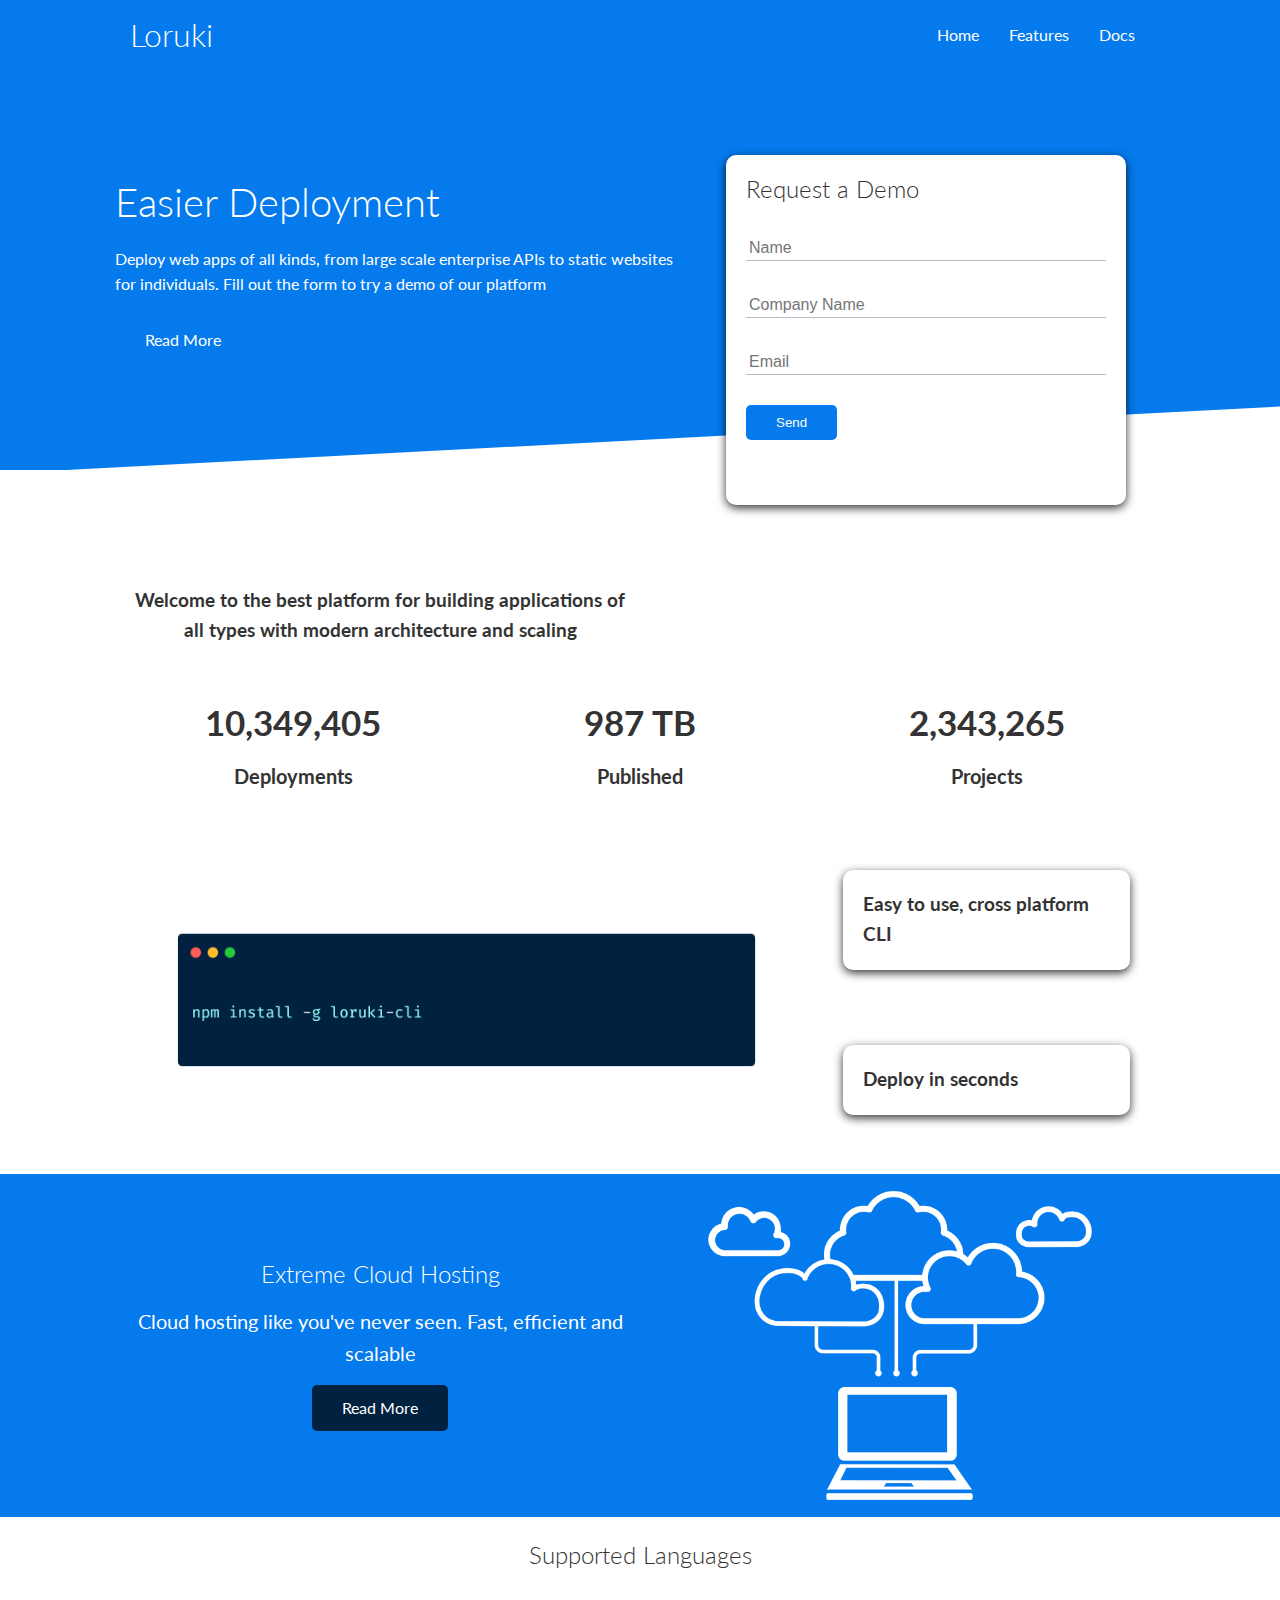
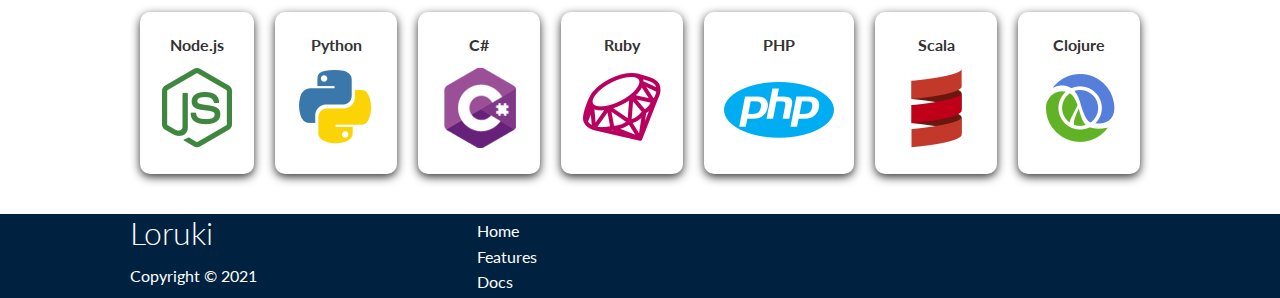
<file: index.html>
<!DOCTYPE html>
<html lang="en">
<head>
    <meta charset="UTF-8">
    <meta http-equiv="X-UA-Compatible" content="IE=edge">
    <meta name="viewport" content="width=device-width, initial-scale=1.0">
    <title>Loruki | Cloude Hosting for Everyone</title>

    <!-- fontawesome link here -->
    <link rel="stylesheet" href="https://use.fontawesome.com/releases/v5.15.4/css/all.css" integrity="sha384-DyZ88mC6Up2uqS4h/KRgHuoeGwBcD4Ng9SiP4dIRy0EXTlnuz47vAwmeGwVChigm" crossorigin="anonymous">

    <!-- css styling added here -->
    <link rel="stylesheet" href="style/style.css">
    <link rel="stylesheet" href="style/utilities.css">
</head>
<body>
    <!-- Navbar -->
    <div class="navbar">
        <div class="container flex">
            <h1 class="logo">Loruki</h1>
            <nav>
                <ul>
                    <li><a href="home.html">Home</a></li>
                    <li><a href="features.html">Features</a></li>
                    <li><a href="docs.html">Docs</a></li>
                </ul>
            </nav>
        </div>
    </div>
    <!-- Showcase -->
    <section class="showcase">
        <div class="container grid">
            <div class="showcase-text">
                <h1>Easier Deployment</h1>
                <p>Deploy web apps of all kinds, from large scale enterprise APIs to static websites for individuals. Fill out the form to try a demo of our platform</p>
                <a href="features.html" class="btn btn-outline">Read More</a>
            </div>
            <div class="showcase-form card">
                <h2>Request a Demo</h2>
                <form>
                    <div class="form-control">
                        <input type="text" name="name" placeholder="Name" required>
                    </div>
                    <div class="form-control">
                        <input type="text" name="company" placeholder="Company Name" required>
                    </div>
                    <div class="form-control">
                        <input type="email" name="email" placeholder="Email" required>
                    </div>
                    <input type="submit" value="Send" class="btn btn-primary">
                </form>
            </div>
        </div>
    </section>

    <!-- Status -->
    <section class="stats">
        <div class="container">
            <h3 class="stats-heading text-center my-1">
                Welcome to the best platform for building applications of all types with modern architecture and scaling
            </h3>
            <div class="grid grid-3 text-center my-4">
                <div>
                    <i class="fas fa-server fa-3x"></i>
                    <h3>10,349,405</h3>
                    <p class="text-secondary">Deployments</p>
                </div>
                <div>
                    <i class="fas fa-upload fa-3x"></i>
                    <h3>987 TB</h3>
                    <p class="text-secondary">Published</p>
                </div>
                <div>
                    <i class="fas fa-project-diagram fa-3x"></i>
                    <h3>2,343,265</h3>
                    <p class="text-secondary">Projects</p>
                </div>
            </div> 
        </div>
    </section>

    <!-- Cli -->
    <section class="cli">
        <div class="container grid">
            <img src="images/cli.png" alt="">
            <div class="card">
                <h3>Easy to use, cross platform CLI</h3>
            </div>
            <div class="card">
                <h3>Deploy in seconds</h3>
            </div>
        </div>
    </section>

    <!-- Cloud -->
    <div class="cloud bg-primary my-2 py">
        <div class="container grid">
            <div class="text-center">
                <h2 class="lg">
                    Extreme Cloud Hosting
                </h2>
                <p class="lead my-1">
                    Cloud hosting like you've never seen. Fast, efficient and scalable
                </p>
                <a href="features.html" class="btn btn-dark">Read More</a> 
            </div>
            <img src="images/cloud.png" alt="image load failed">
        </div>
    </div>

    <!-- Languages -->

    <section class="languages">
        <h2 class="md text-center my-2">
            Supported Languages
        </h2>
        <div class="container flex">
            <div class="card">
                <h4>Node.js</h4>
                <img src="images/logos/node.png" alt="">
            </div>
            <div class="card">
                <h4>Python</h4>
                <img src="images/logos/python.png" alt="">
            </div>
            <div class="card">
                <h4>C#</h4>
                <img src="images/logos/csharp.png" alt="">
            </div>
            <div class="card">
                <h4>Ruby</h4>
                <img src="images/logos/ruby.png" alt="">
            </div>
            <div class="card">
                <h4>PHP</h4>
                <img src="images/logos/php.png" alt="">
            </div>
            <div class="card">
                <h4>Scala</h4>
                <img src="images/logos/scala.png" alt="">
            </div>
            <div class="card">
                <h4>Clojure</h4>
                <img src="images/logos/clojure.png" alt="">
            </div>
        </div>
    </section>

    <!-- Footer -->
    <footer class="footer bg-dark py-5">
        <div class="container grid grid-3">
            <div>
                <h1>Loruki</h1>
                <p>Copyright &copy; 2021</p>
            </div>
            <nav>
                <ul>
                    <li><a href="index.html">Home</a></li>
                    <li><a href="features.html">Features</a></li>
                    <li><a href="docs.html">Docs</a></li>
                </ul>
            </nav>
            <div class="social">
                <a href="#"><i class="fab fa-github fa-2x"></i></a>
                <a href="#"><i class="fab fa-facebook fa-2x"></i></a>
                <a href="#"><i class="fab fa-instagram fa-2x"></i></a>
                <a href="#"><i class="fab fa-twitter fa-2x"></i></a>
            </div>
        </div>

    </footer>
</body>
</html>
</file>
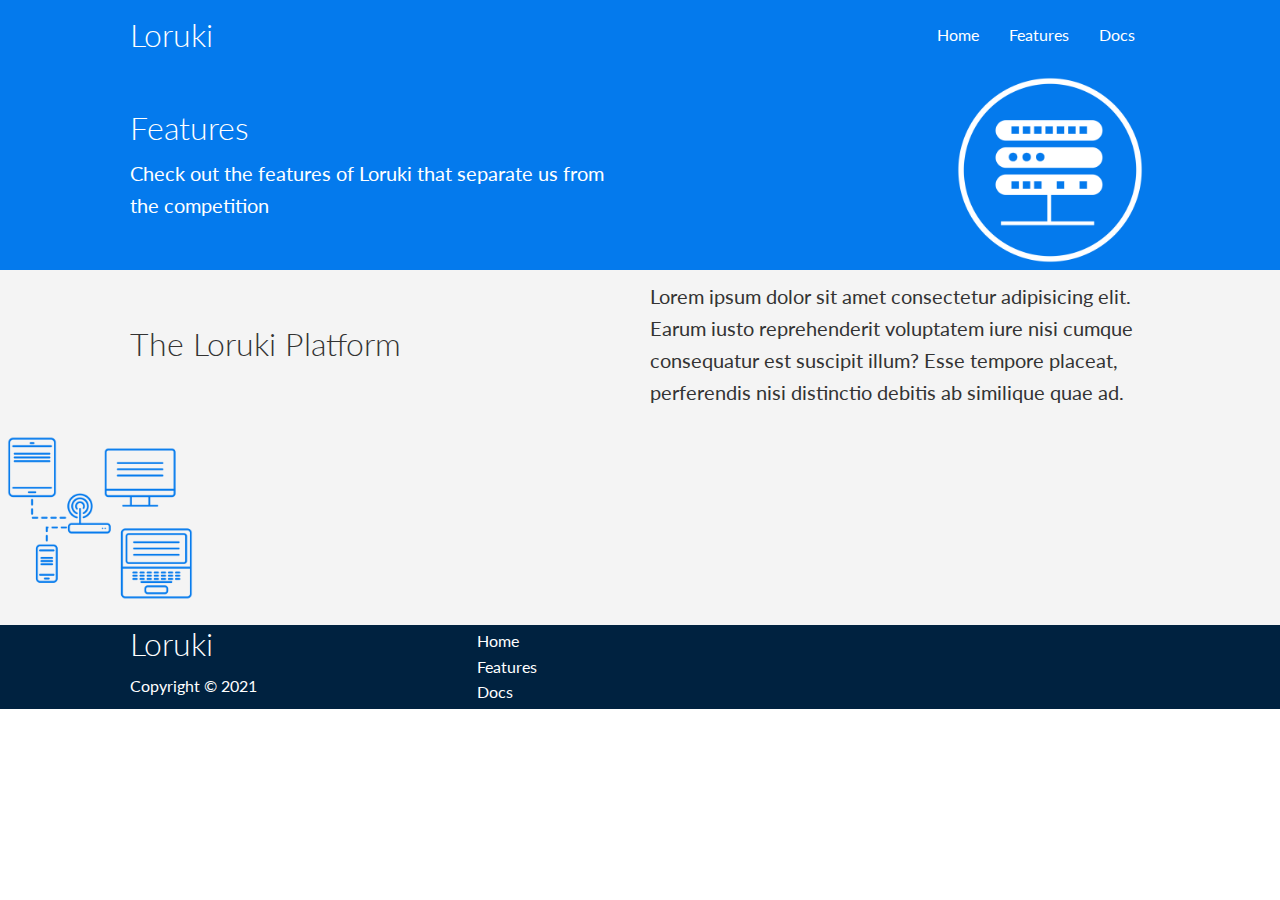
<file: features.html>
<!DOCTYPE html>
<html lang="en">
<head>
    <meta charset="UTF-8">
    <meta http-equiv="X-UA-Compatible" content="IE=edge">
    <meta name="viewport" content="width=device-width, initial-scale=1.0">
    <title>Loruki | Cloude Hosting for Everyone</title>

    <!-- fontawesome link here -->
    <link rel="stylesheet" href="https://use.fontawesome.com/releases/v5.15.4/css/all.css" integrity="sha384-DyZ88mC6Up2uqS4h/KRgHuoeGwBcD4Ng9SiP4dIRy0EXTlnuz47vAwmeGwVChigm" crossorigin="anonymous">

    <!-- css styling added here -->
    <link rel="stylesheet" href="style/style.css">
    <link rel="stylesheet" href="style/utilities.css">
</head>
<body>
    <!-- Navbar -->
    <div class="navbar">
        <div class="container flex">
            <h1 class="logo">Loruki</h1>
            <nav>
                <ul>
                    <li><a href="home.html">Home</a></li>
                    <li><a href="features.html">Features</a></li>
                    <li><a href="docs.html">Docs</a></li>
                </ul>
            </nav>
        </div>
    </div>

    <!-- Head -->
    <section class="features-head bg-primary py-3">
        <div class="container grid">
            <div>
                <h1 class="xl">Features</h1>
                <p class="lead">
                    Check out the features of Loruki that separate us from the competition
                </p>
            </div>
            <img src="images/server.png" alt="server image failed to load">
        </div>
    </section>

    <!-- Sub Head -->
    <div class="features-sub-head bg-light py-3">
        <div class="container grid">
            <h1 class="xl">The Loruki Platform</h1>
            <p class="lead">
                Lorem ipsum dolor sit amet consectetur adipisicing elit. Earum iusto reprehenderit voluptatem iure nisi cumque consequatur est suscipit illum? Esse tempore placeat, perferendis nisi distinctio debitis ab similique quae ad.
            </p>
            
        </div>
        <img src="images/server2.png" alt="Load failed">
    </div>
    <!-- Footer -->
    <footer class="footer bg-dark py-5">
        <div class="container grid grid-3">
            <div>
                <h1>Loruki</h1>
                <p>Copyright &copy; 2021</p>
            </div>
            <nav>
                <ul>
                    <li><a href="index.html">Home</a></li>
                    <li><a href="features.html">Features</a></li>
                    <li><a href="docs.html">Docs</a></li>
                </ul>
            </nav>
            <div class="social">
                <a href="#"><i class="fab fa-github fa-2x"></i></a>
                <a href="#"><i class="fab fa-facebook fa-2x"></i></a>
                <a href="#"><i class="fab fa-instagram fa-2x"></i></a>
                <a href="#"><i class="fab fa-twitter fa-2x"></i></a>
            </div>
        </div>

    </footer>
</body>
</html>
</file>
<file: style/style.css>
@import url('https://fonts.googleapis.com/css2?family=Lato:wght@300&family=Poppins:wght@100;200;300;400;600;700&display=swap');
:root {
    --primary-color: #047aed;
    --secondary-color: #1c3fa8;
    --dark-color: #002240;
    --light-color: #f4f4f4;
}
*{
    margin: 0;
    padding: 0;
    box-sizing: border-box;
}

body {
    font-family: 'Lato', sans-serif;
    color: #333;
    line-height: 1.6;
}

ul {
    list-style-type: none;
}

a {
    text-decoration: none;
    color: #333;
}

h1,
h2 {
    font-weight: 300;
    line-height: 1.2;

}

p{
    margin: 10px 0;
}
img{
    width: 100%;
}

.navbar{
    background-color: var(--primary-color);
    color: #fff;
    height: 70px;
}

.navbar ul{
    display: flex;
}

.navbar a{
    color: #fff;
    padding: 10px;
    margin: 0 5px;
}

.navbar a:hover {
    border-bottom: 2px #fff solid;
}
.navbar .flex{
    justify-content: space-between;
}
/* Showcase */
.showcase {
    height: 400px;
    background-color: var(--primary-color);
    color: #fff;
    position: relative;
}

.showcase h1 {
    font-size: 40px;
}

.showcase p {
    margin: 20px 0;
}

.showcase .grid{
    overflow: visible;
    grid-template-columns: 55% 45%;
    gap: 30px;
}

.showcase-form {
    position: relative;
    top: 60px;
    height: 350px;
    width: 400px;
    padding: 40px;
    z-index: 100;
}

.showcase-form .form-control {
    margin: 30px 0;
}

.showcase-form input[type='text'],
.showcase-form input[type='email'] {
    border: 0;
    border-bottom: 1px solid #b4becb;
    width: 100%;
    padding: 3px;
    font-size: 16px;
}

.showcase-form input:focus {
    outline: none;
}

.showcase::after,
.showcase::after {
    content: '';
    position: absolute;
    height: 100px;
    bottom: -70px;
    right: 0;
    left: 0;
    background: #fff;
    transform: skewY(-3deg);
    -webkit-transform: skewY(-3deg);
    -moz-transform: skewY(-3deg);
    -ms-transform: skewY(-3deg);
    
}

/* Stats */
.stats {
    padding-top: 100px;
}

.stats-heading {
    max-width: 500px;
    margin: auto;
}

.stats .grid h3 {
    font-size: 35px;
}

.stats .grid p{
    font-size: 20px;
    font-weight: bold;
}

/* Cli */
.cli .grid {
    grid-template-columns: repeat(3, 1fr);
    grid-template-rows: repeat(2, 1fr );
}

.cli .grid > *:first-child {
    grid-column: 1 / span 2;
    grid-row: 1 / span 2;
}

/* Cloud */
.cloud .grid{
    grid-template-columns: 4fr, 3fr;
}

/* Languages */
.languages .flex{
    flex-wrap: wrap;
}
.languages .card{
    text-align: center;
    margin: 18px 10px 40px;
}

.languages .card h4 {
    font-style: 20px;
    margin-bottom: 10px;
}

.languages .card:hover{
    transform: translateY(-15px);
}

/* Features */
.features-head img,
.features-sub-head img {
    width: 200px;
    justify-self: flex-end;
}
/* Footer */
.footer .social a{
    margin: 0 15px;
}

.fab:hover {
    transform: translateY(-5px)
}

/* Tablets and under */
@media(max-width: 768px){
    .grid,
    .showcase .grid,
    .stats .grid,
    .cli .grid,
    .cloud .grid{
        grid-template-columns: 1fr;
        grid-template-rows: 1fr;
    }
    .showcase{
        height: auto;
    }
    .showcase-text {
        text-align: center;
        margin-top: 40px;
    }

    .showcase-form {
        justify-self: center;
        margin: auto;
    }
    .cli .grid > *:first-child {
        grid-column: 1;
        grid-row: 1;
    }
}

/* Mobile */
@media (max-width: 500px) {
    .navbar {
        height: 110px;
    }
    .navbar .flex {
        flex-direction: column;
    }
    .navbar ul {
        padding: 10px;
        background-color: rgba(0, 0, 0, 0.1);
    }
}
/* 1H25M */
</file>
<file: style/utilities.css>
.container {
    max-width: 1100px;
    margin: 0 auto;
    overflow: auto;
    padding: 0 40px;
}

.card {
    background-color: #fff;
    color: #333;
    border-radius: 10px;
    box-shadow: 0 3px 10px rgba(0, 0, 0, 0.8);
    margin: 20px;
    padding: 20px;
}

.btn {
    display: inline-block;
    padding: 10px 30px;
    background: var(--primary-color);
    color: #fff;
    border: none;
    border-radius: 5px;
}

.btn-outline {
    background-color: transparent;
    border: 1px #fff;
}

.btn:hover {
    transform: scale(0.98);
}

/* Backgrounds & colored buttons */
.bg-primary,
.btn-primary {
    background-color: var(--primary-color);
    color: #fff;
}
.bg-secondary,
.btn-secondary {
    background-color: var(--secondary-color);
    color: #fff;
}
.bg-dark,
.btn-dark {
    background-color: var(--dark-color);
    color: #fff;
}
.bg-light,
.btn-light {
    background-color: var(--light-color);
    color: #333;
}

.bg-primary a,
.btn-primary a,
.bg-secondary a,
.btn-secondary a,
.bg-dark a,
.btn-dark a {
    color:#fff;
}
/* Text sizes */
.lead {
    font-size: 20px;
}

.sm {
    font-style: 1rem;
}

.md {
    font-style: 2rem;
}

.lg {
    font-style: 3rem;
}
.xl {
    font-style: 4rem;
}
.text-center {
    text-align: center;
}
.flex {
    display: flex;
    justify-content: space-between;
    align-items: center;
    height: 100%;
}

.grid{
    display: grid;
    grid-template-columns: repeat(2, 1fr);
    gap: 20px;
    justify-content: center;
    align-items: center;
    height: 100%;
}

.grid-3 {
    grid-template-columns: repeat(3, 1fr);
}

/* Margin */
.my-1 {
    margin: 1rem 0;
}
.my-2 {
    margin: 1.5rem 0;
}
.my-3 {
    margin: 2rem 0;
}
.my-4 {
    margin: 3rem 0;
}
.my-5 {
    margin: 4rem 0;
}

/* Padding */
.p-1 {
   padding: 1rem;
}
.p-2 {
   padding: 1.5rem;
}
.p-3 {
   padding: 2rem;
}
.p-4 {
   padding: 3rem;
}
.p-5 {
    padding: 4rem;
}
</file>
